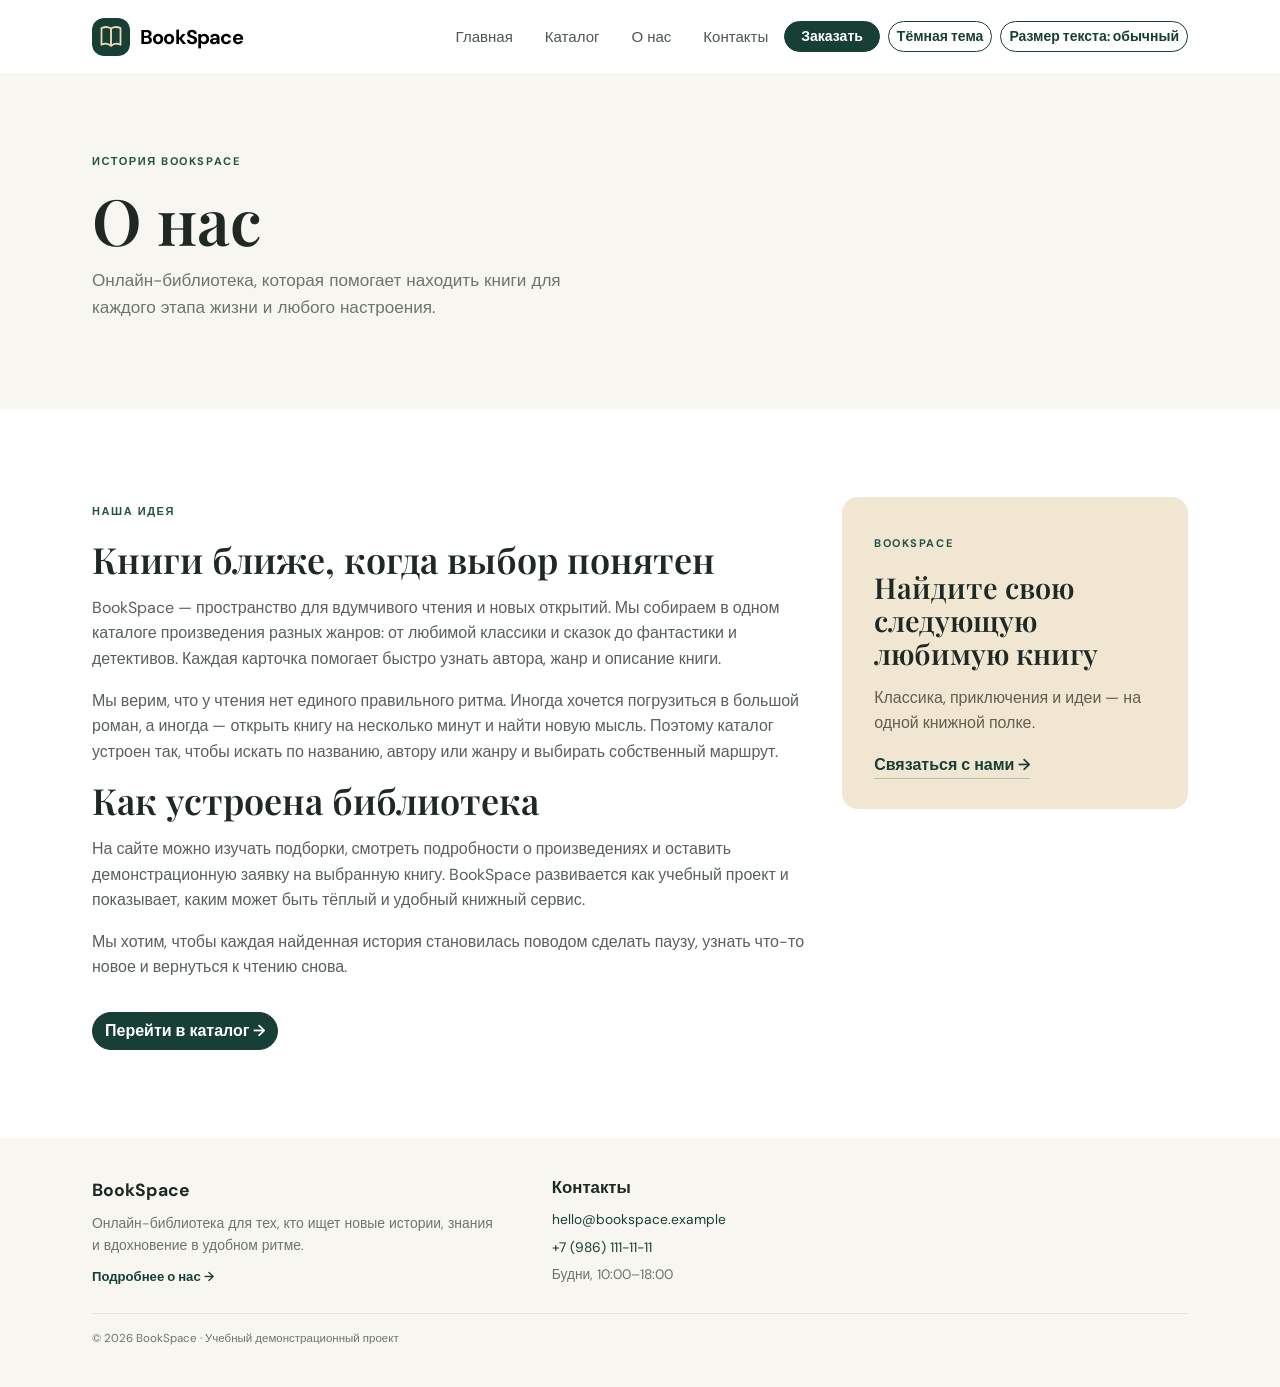
<file: about.html>
<!doctype html><html lang="ru"><head><meta charset="utf-8"><meta name="viewport" content="width=device-width, initial-scale=1"><meta name="theme-color" content="#f7f6f1"><title>О нас — BookSpace</title><link rel="icon" href="images/bookspace-mark.svg" type="image/svg+xml"><link href="https://cdn.jsdelivr.net/npm/bootstrap@5.3.3/dist/css/bootstrap.min.css" rel="stylesheet"><link rel="stylesheet" href="css/style.css"><link rel="stylesheet" href="css/responsive.css"></head><body><nav class="navbar navbar-expand-lg site-nav"><div class="container"><a class="navbar-brand" href="index.html"><img src="images/bookspace-mark.svg" alt="" width="38" height="38"> <span>BookSpace</span></a><button class="navbar-toggler" type="button" data-bs-toggle="collapse" data-bs-target="#mainNav" aria-controls="mainNav" aria-expanded="false" aria-label="Открыть меню"><span class="navbar-toggler-icon"></span></button><div class="collapse navbar-collapse" id="mainNav"><ul class="navbar-nav ms-auto align-items-lg-center"><li class="nav-item"><a class="nav-link" href="index.html">Главная</a></li><li class="nav-item"><a class="nav-link" href="catalog.html">Каталог</a></li><li class="nav-item"><a class="nav-link" href="about.html">О нас</a></li><li class="nav-item"><a class="nav-link" href="contacts.html">Контакты</a></li><li class="nav-item"><a class="btn btn-dark-green btn-sm px-3" href="order.html">Заказать</a></li><li class="nav-item ms-lg-2"><button class="btn btn-outline-dark-green btn-sm" type="button" data-theme-toggle aria-label="Переключить тему">Тёмная тема</button></li><li class="nav-item ms-lg-2"><button class="btn btn-outline-dark-green btn-sm" type="button" data-font-toggle aria-label="Увеличить размер текста">Размер текста: обычный</button></li></ul></div></div></nav><main><section class="page-hero"><div class="container"><span class="eyebrow">ИСТОРИЯ BOOKSPACE</span><h1>О нас</h1><p>Онлайн-библиотека, которая помогает находить книги для каждого этапа жизни и любого настроения.</p></div></section><section class="section-pad"><div class="container about-content"><div><span class="eyebrow">НАША ИДЕЯ</span><h2>Книги ближе, когда выбор понятен</h2><p>BookSpace — пространство для вдумчивого чтения и новых открытий. Мы собираем в одном каталоге произведения разных жанров: от любимой классики и сказок до фантастики и детективов. Каждая карточка помогает быстро узнать автора, жанр и описание книги.</p><p>Мы верим, что у чтения нет единого правильного ритма. Иногда хочется погрузиться в большой роман, а иногда — открыть книгу на несколько минут и найти новую мысль. Поэтому каталог устроен так, чтобы искать по названию, автору или жанру и выбирать собственный маршрут.</p><h2>Как устроена библиотека</h2><p>На сайте можно изучать подборки, смотреть подробности о произведениях и оставить демонстрационную заявку на выбранную книгу. BookSpace развивается как учебный проект и показывает, каким может быть тёплый и удобный книжный сервис.</p><p>Мы хотим, чтобы каждая найденная история становилась поводом сделать паузу, узнать что-то новое и вернуться к чтению снова.</p><a class="btn btn-dark-green mt-3" href="catalog.html">Перейти в каталог →</a></div><aside class="about-card"><span class="eyebrow">BOOKSPACE</span><h2>Найдите свою следующую любимую книгу</h2><p>Классика, приключения и идеи — на одной книжной полке.</p><a class="text-link" href="contacts.html">Связаться с нами →</a></aside></div></section></main><footer class="site-footer"><div class="container footer-grid"><div class="footer-about"><a class="footer-brand" href="index.html">BookSpace</a><p>Онлайн-библиотека для тех, кто ищет новые истории, знания и вдохновение в удобном ритме.</p><a class="footer-about-link" href="about.html">Подробнее о нас →</a></div><div class="footer-contact"><h2>Контакты</h2><a href="mailto:hello@bookspace.example">hello@bookspace.example</a><a href="tel:+79861111111">+7 (986) 111-11-11</a><span>Будни, 10:00–18:00</span></div><small class="footer-copy">© 2026 BookSpace · Учебный демонстрационный проект</small></div></footer><script src="https://cdn.jsdelivr.net/npm/bootstrap@5.3.3/dist/js/bootstrap.bundle.min.js"></script><script src="js/script.js"></script></body></html>
</file>
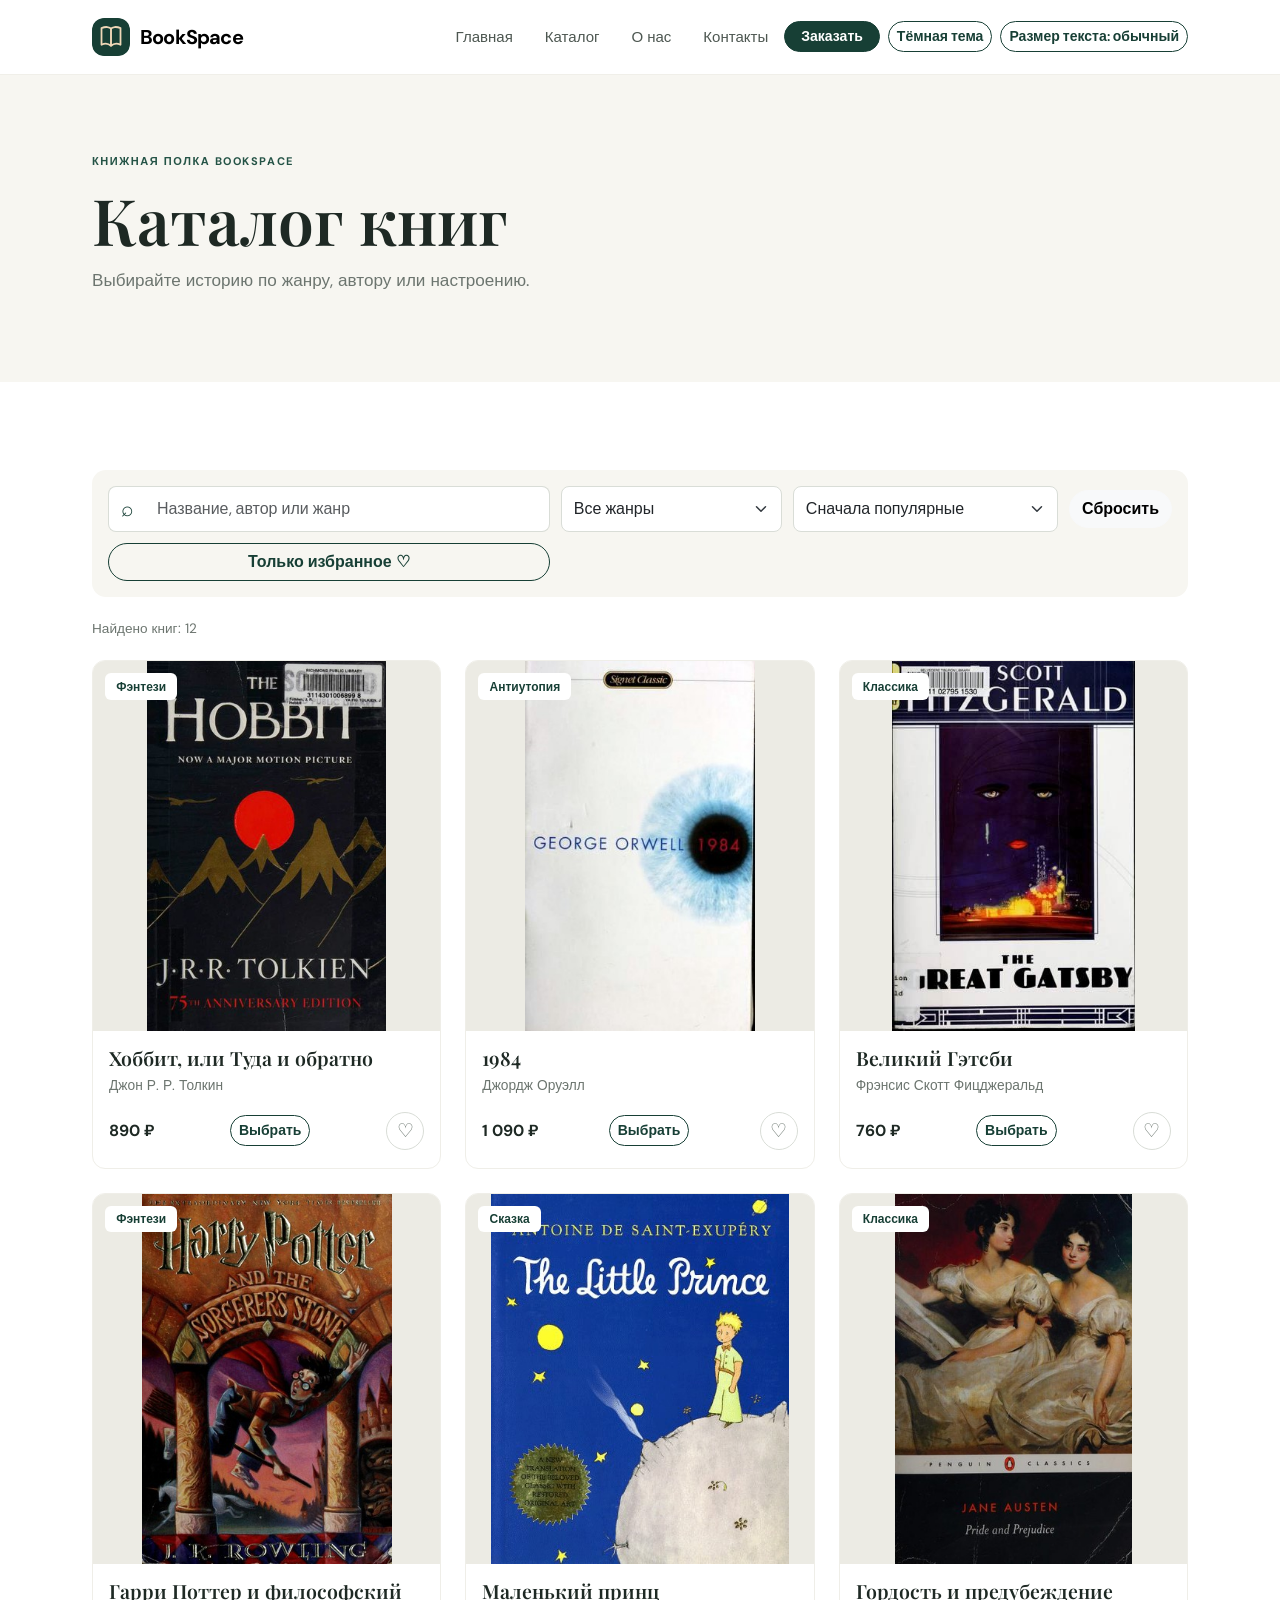
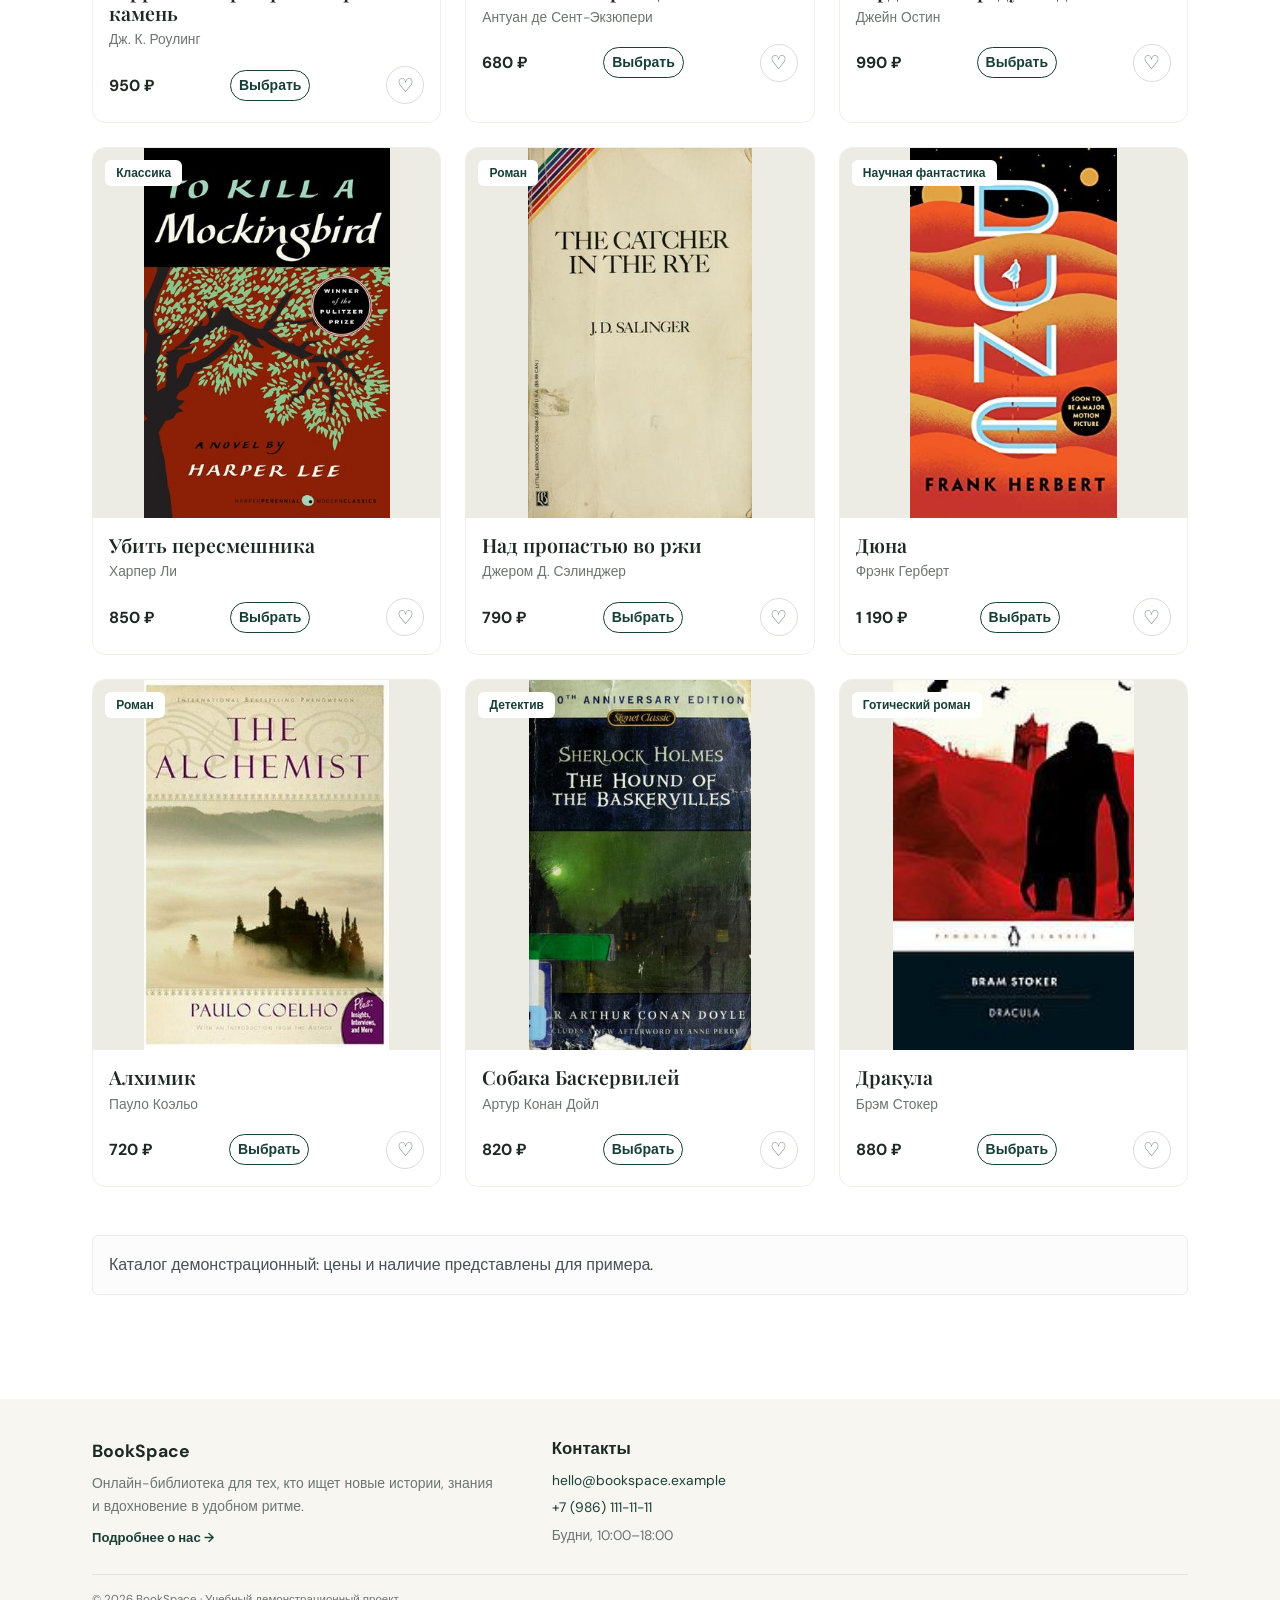
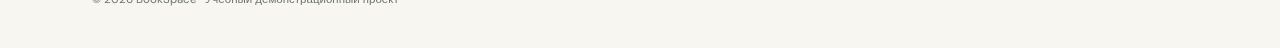
<file: catalog.html>
<!doctype html><html lang="ru"><head><meta charset="utf-8"><meta name="viewport" content="width=device-width, initial-scale=1"><meta name="theme-color" content="#f7f6f1"><title>Каталог — BookSpace</title><link rel="icon" href="images/bookspace-mark.svg" type="image/svg+xml"><link href="https://cdn.jsdelivr.net/npm/bootstrap@5.3.3/dist/css/bootstrap.min.css" rel="stylesheet"><link rel="stylesheet" href="css/style.css"><link rel="stylesheet" href="css/responsive.css"></head><body><nav class="navbar navbar-expand-lg site-nav"><div class="container"><a class="navbar-brand" href="index.html"><img src="images/bookspace-mark.svg" alt="" width="38" height="38"> <span>BookSpace</span></a><button class="navbar-toggler" type="button" data-bs-toggle="collapse" data-bs-target="#mainNav" aria-controls="mainNav" aria-expanded="false" aria-label="Открыть меню"><span class="navbar-toggler-icon"></span></button><div class="collapse navbar-collapse" id="mainNav"><ul class="navbar-nav ms-auto align-items-lg-center"><li class="nav-item"><a class="nav-link" href="index.html">Главная</a></li><li class="nav-item"><a class="nav-link" href="catalog.html">Каталог</a></li><li class="nav-item"><a class="nav-link" href="about.html">О нас</a></li><li class="nav-item"><a class="nav-link" href="contacts.html">Контакты</a></li><li class="nav-item"><a class="btn btn-dark-green btn-sm px-3" href="order.html">Заказать</a></li><li class="nav-item ms-lg-2"><button class="btn btn-outline-dark-green btn-sm" type="button" data-theme-toggle aria-label="Переключить тему">Тёмная тема</button></li><li class="nav-item ms-lg-2"><button class="btn btn-outline-dark-green btn-sm" type="button" data-font-toggle aria-label="Увеличить размер текста">Размер текста: обычный</button></li></ul></div></div></nav><main><section class="page-hero"><div class="container"><span class="eyebrow">КНИЖНАЯ ПОЛКА BOOKSPACE</span><h1>Каталог книг</h1><p>Выбирайте историю по жанру, автору или настроению.</p></div></section><section class="section-pad"><div class="container"><div class="filter-panel"><div class="input-group search-group"><span class="input-group-text" aria-hidden="true">⌕</span><label class="visually-hidden" for="bookSearch">Поиск по названию, автору или жанру</label><input id="bookSearch" class="form-control" type="search" placeholder="Название, автор или жанр"></div><div><label class="visually-hidden" for="genreFilter">Фильтр по жанру</label><select class="form-select" id="genreFilter"><option value="">Все жанры</option><option>Фэнтези</option><option>Антиутопия</option><option>Классика</option><option>Сказка</option><option>Роман</option><option>Научная фантастика</option><option>Детектив</option><option>Готический роман</option></select></div><div><label class="visually-hidden" for="sortBooks">Сортировка книг</label><select class="form-select" id="sortBooks"><option value="popular">Сначала популярные</option><option value="price-asc">Сначала дешевле</option><option value="title">По названию</option><option value="author">По автору</option></select></div><button class="btn btn-light" id="resetFilters" type="button">Сбросить</button><button class="btn btn-outline-dark-green" id="favoritesOnly" type="button" aria-pressed="false">Только избранное ♡</button></div><p class="results-count" id="resultsCount" aria-live="polite"></p><div class="row g-4" data-catalog></div><div class="alert alert-light mt-5" role="note">Каталог демонстрационный: цены и наличие представлены для примера.</div></div></section></main><footer class="site-footer"><div class="container footer-grid"><div class="footer-about"><a class="footer-brand" href="index.html">BookSpace</a><p>Онлайн-библиотека для тех, кто ищет новые истории, знания и вдохновение в удобном ритме.</p><a class="footer-about-link" href="about.html">Подробнее о нас →</a></div><div class="footer-contact"><h2>Контакты</h2><a href="mailto:hello@bookspace.example">hello@bookspace.example</a><a href="tel:+79861111111">+7 (986) 111-11-11</a><span>Будни, 10:00–18:00</span></div><small class="footer-copy">© 2026 BookSpace · Учебный демонстрационный проект</small></div></footer><script src="https://cdn.jsdelivr.net/npm/bootstrap@5.3.3/dist/js/bootstrap.bundle.min.js"></script><script src="js/script.js"></script></body></html>
</file>
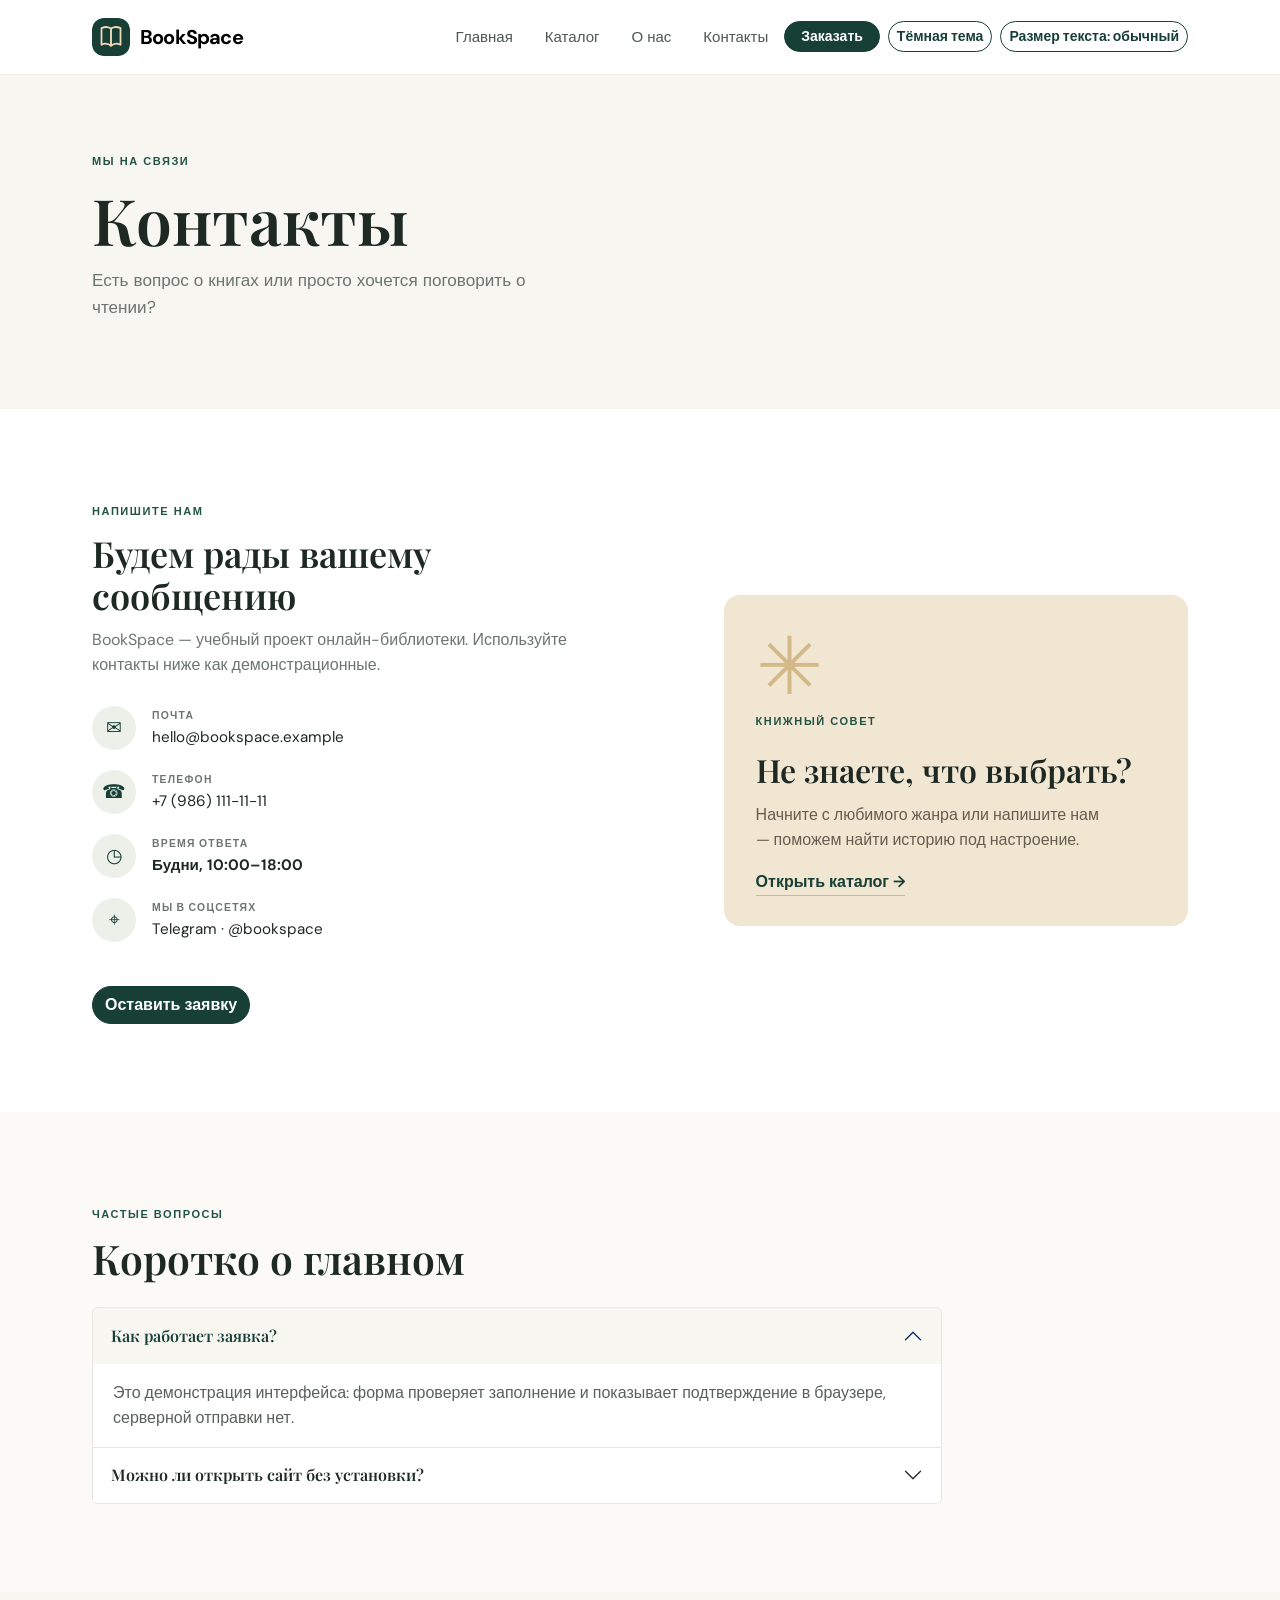
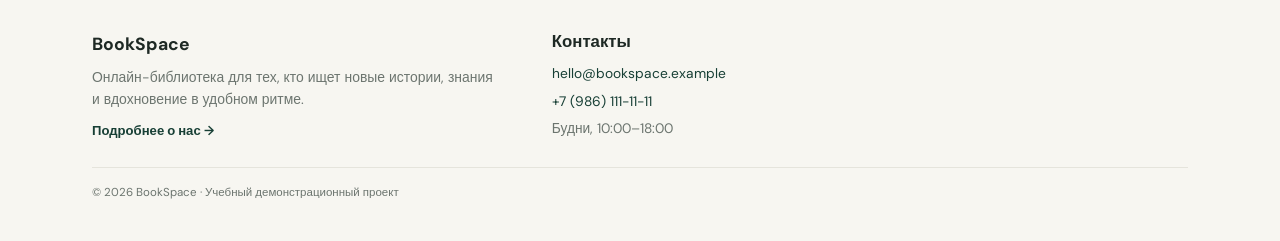
<file: contacts.html>
<!doctype html><html lang="ru"><head><meta charset="utf-8"><meta name="viewport" content="width=device-width, initial-scale=1"><meta name="theme-color" content="#f7f6f1"><title>Контакты — BookSpace</title><link rel="icon" href="images/bookspace-mark.svg" type="image/svg+xml"><link href="https://cdn.jsdelivr.net/npm/bootstrap@5.3.3/dist/css/bootstrap.min.css" rel="stylesheet"><link rel="stylesheet" href="css/style.css"><link rel="stylesheet" href="css/responsive.css"></head><body><nav class="navbar navbar-expand-lg site-nav"><div class="container"><a class="navbar-brand" href="index.html"><img src="images/bookspace-mark.svg" alt="" width="38" height="38"> <span>BookSpace</span></a><button class="navbar-toggler" type="button" data-bs-toggle="collapse" data-bs-target="#mainNav" aria-controls="mainNav" aria-expanded="false" aria-label="Открыть меню"><span class="navbar-toggler-icon"></span></button><div class="collapse navbar-collapse" id="mainNav"><ul class="navbar-nav ms-auto align-items-lg-center"><li class="nav-item"><a class="nav-link" href="index.html">Главная</a></li><li class="nav-item"><a class="nav-link" href="catalog.html">Каталог</a></li><li class="nav-item"><a class="nav-link" href="about.html">О нас</a></li><li class="nav-item"><a class="nav-link" href="contacts.html">Контакты</a></li><li class="nav-item"><a class="btn btn-dark-green btn-sm px-3" href="order.html">Заказать</a></li><li class="nav-item ms-lg-2"><button class="btn btn-outline-dark-green btn-sm" type="button" data-theme-toggle aria-label="Переключить тему">Тёмная тема</button></li><li class="nav-item ms-lg-2"><button class="btn btn-outline-dark-green btn-sm" type="button" data-font-toggle aria-label="Увеличить размер текста">Размер текста: обычный</button></li></ul></div></div></nav><main><section class="page-hero"><div class="container"><span class="eyebrow">МЫ НА СВЯЗИ</span><h1>Контакты</h1><p>Есть вопрос о книгах или просто хочется поговорить о чтении?</p></div></section><section class="section-pad"><div class="container contact-layout"><div><span class="eyebrow">НАПИШИТЕ НАМ</span><h2>Будем рады вашему сообщению</h2><p class="contact-intro">BookSpace — учебный проект онлайн-библиотеки. Используйте контакты ниже как демонстрационные.</p><div class="contact-row"><span class="contact-icon">✉</span><div><small>ПОЧТА</small><a href="mailto:hello@bookspace.example">hello@bookspace.example</a></div></div><div class="contact-row"><span class="contact-icon">☎</span><div><small>ТЕЛЕФОН</small><a href="tel:+79861111111">+7 (986) 111-11-11</a></div></div><div class="contact-row"><span class="contact-icon">◷</span><div><small>ВРЕМЯ ОТВЕТА</small><strong>Будни, 10:00–18:00</strong></div></div><div class="contact-row"><span class="contact-icon">⌖</span><div><small>МЫ В СОЦСЕТЯХ</small><a href="https://t.me/" target="_blank" rel="noopener noreferrer">Telegram · @bookspace</a></div></div><a class="btn btn-dark-green mt-4" href="order.html">Оставить заявку</a></div><div class="contact-card"><div class="contact-card-pattern">✳</div><span class="eyebrow">КНИЖНЫЙ СОВЕТ</span><h3>Не знаете, что выбрать?</h3><p>Начните с любимого жанра или напишите нам — поможем найти историю под настроение.</p><a href="catalog.html" class="text-link">Открыть каталог →</a></div></div></section><section class="section-pad faq-section"><div class="container"><div class="section-heading"><div><span class="eyebrow">ЧАСТЫЕ ВОПРОСЫ</span><h2>Коротко о главном</h2></div></div><div class="accordion" id="faq"><div class="accordion-item"><h3 class="accordion-header"><button class="accordion-button" data-bs-toggle="collapse" data-bs-target="#faq1" aria-expanded="true">Как работает заявка?</button></h3><div id="faq1" class="accordion-collapse collapse show" data-bs-parent="#faq"><div class="accordion-body">Это демонстрация интерфейса: форма проверяет заполнение и показывает подтверждение в браузере, серверной отправки нет.</div></div></div><div class="accordion-item"><h3 class="accordion-header"><button class="accordion-button collapsed" data-bs-toggle="collapse" data-bs-target="#faq2" aria-expanded="false">Можно ли открыть сайт без установки?</button></h3><div id="faq2" class="accordion-collapse collapse" data-bs-parent="#faq"><div class="accordion-body">Да. Откройте файл index.html двойным щелчком. Для загрузки Bootstrap с CDN нужно подключение к интернету.</div></div></div></div></div></section></main><footer class="site-footer"><div class="container footer-grid"><div class="footer-about"><a class="footer-brand" href="index.html">BookSpace</a><p>Онлайн-библиотека для тех, кто ищет новые истории, знания и вдохновение в удобном ритме.</p><a class="footer-about-link" href="about.html">Подробнее о нас →</a></div><div class="footer-contact"><h2>Контакты</h2><a href="mailto:hello@bookspace.example">hello@bookspace.example</a><a href="tel:+79861111111">+7 (986) 111-11-11</a><span>Будни, 10:00–18:00</span></div><small class="footer-copy">© 2026 BookSpace · Учебный демонстрационный проект</small></div></footer><script src="https://cdn.jsdelivr.net/npm/bootstrap@5.3.3/dist/js/bootstrap.bundle.min.js"></script><script src="js/script.js"></script></body></html>
</file>
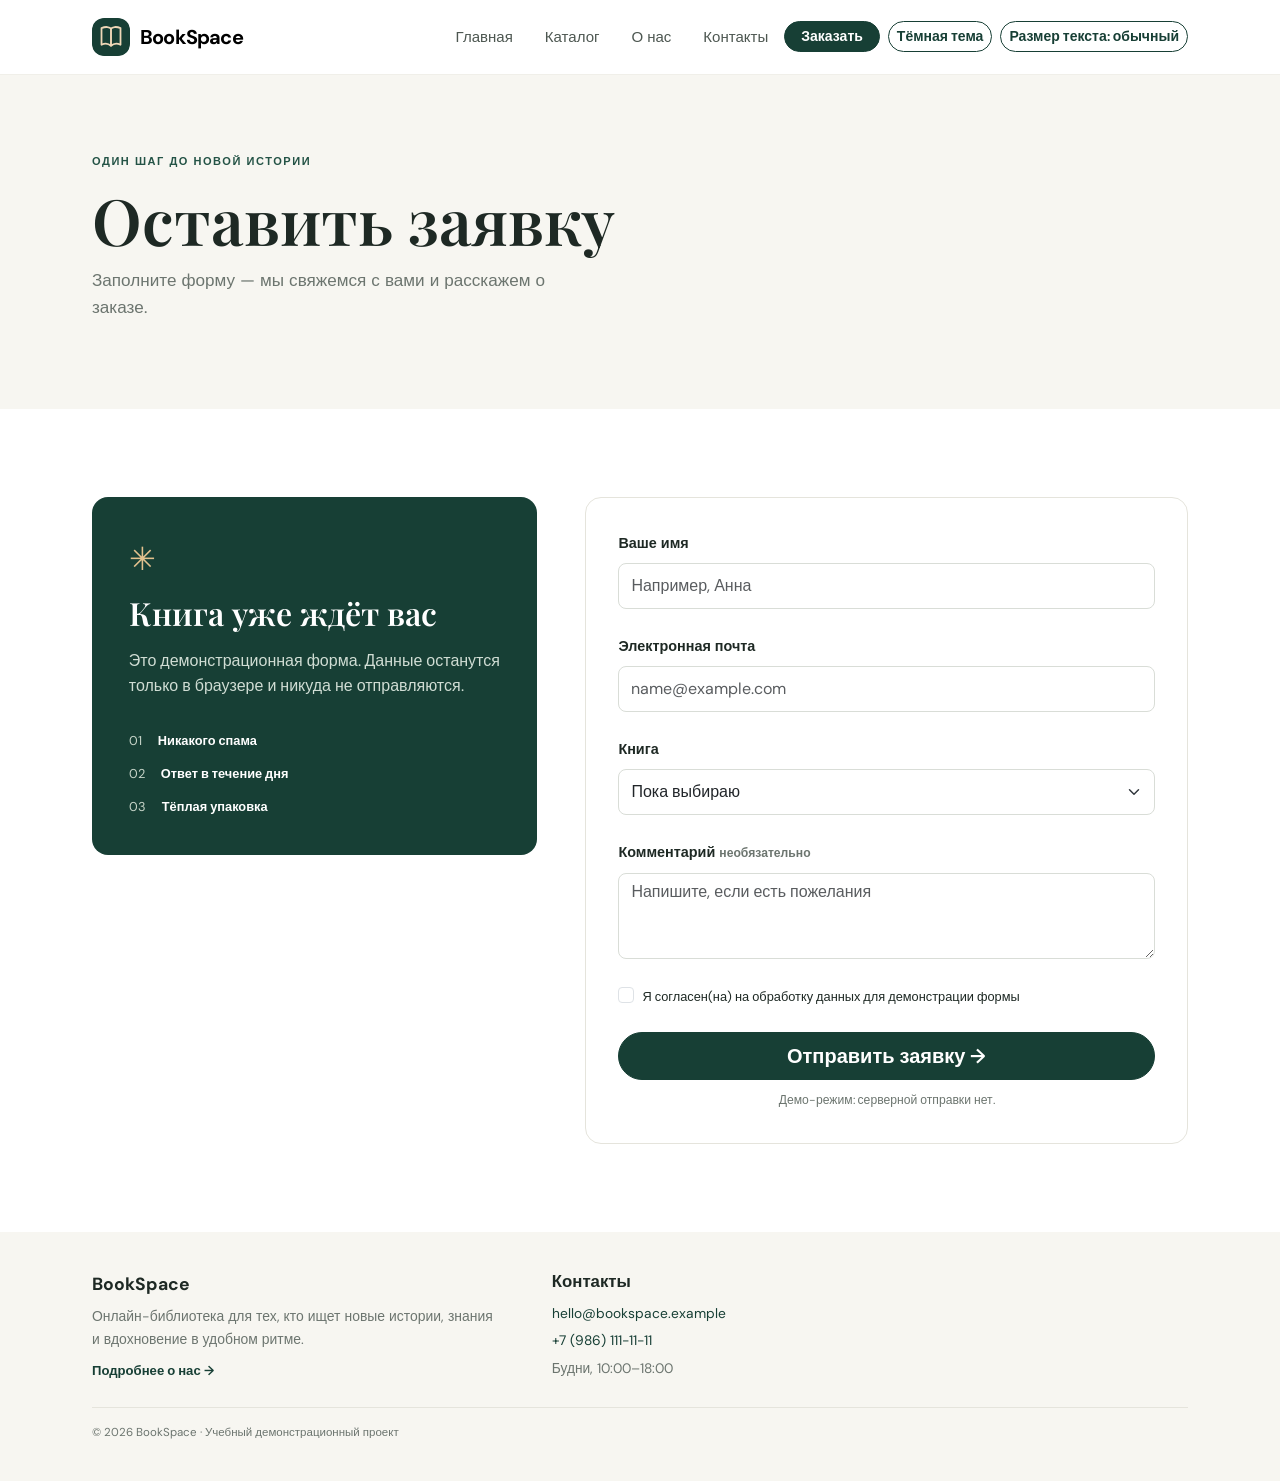
<file: order.html>
<!doctype html><html lang="ru"><head><meta charset="utf-8"><meta name="viewport" content="width=device-width, initial-scale=1"><meta name="theme-color" content="#f7f6f1"><title>Заявка — BookSpace</title><link rel="icon" href="images/bookspace-mark.svg" type="image/svg+xml"><link href="https://cdn.jsdelivr.net/npm/bootstrap@5.3.3/dist/css/bootstrap.min.css" rel="stylesheet"><link rel="stylesheet" href="css/style.css"><link rel="stylesheet" href="css/responsive.css"></head><body><nav class="navbar navbar-expand-lg site-nav"><div class="container"><a class="navbar-brand" href="index.html"><img src="images/bookspace-mark.svg" alt="" width="38" height="38"> <span>BookSpace</span></a><button class="navbar-toggler" type="button" data-bs-toggle="collapse" data-bs-target="#mainNav" aria-controls="mainNav" aria-expanded="false" aria-label="Открыть меню"><span class="navbar-toggler-icon"></span></button><div class="collapse navbar-collapse" id="mainNav"><ul class="navbar-nav ms-auto align-items-lg-center"><li class="nav-item"><a class="nav-link" href="index.html">Главная</a></li><li class="nav-item"><a class="nav-link" href="catalog.html">Каталог</a></li><li class="nav-item"><a class="nav-link" href="about.html">О нас</a></li><li class="nav-item"><a class="nav-link" href="contacts.html">Контакты</a></li><li class="nav-item"><a class="btn btn-dark-green btn-sm px-3" href="order.html">Заказать</a></li><li class="nav-item ms-lg-2"><button class="btn btn-outline-dark-green btn-sm" type="button" data-theme-toggle aria-label="Переключить тему">Тёмная тема</button></li><li class="nav-item ms-lg-2"><button class="btn btn-outline-dark-green btn-sm" type="button" data-font-toggle aria-label="Увеличить размер текста">Размер текста: обычный</button></li></ul></div></div></nav><main><section class="page-hero"><div class="container"><span class="eyebrow">ОДИН ШАГ ДО НОВОЙ ИСТОРИИ</span><h1>Оставить заявку</h1><p>Заполните форму — мы свяжемся с вами и расскажем о заказе.</p></div></section><section class="section-pad"><div class="container order-layout"><div class="order-aside"><div class="aside-mark">✳</div><h2>Книга уже ждёт вас</h2><p>Это демонстрационная форма. Данные останутся только в браузере и никуда не отправляются.</p><div class="order-perks"><span>01 <b>Никакого спама</b></span><span>02 <b>Ответ в течение дня</b></span><span>03 <b>Тёплая упаковка</b></span></div></div><form class="order-form" id="orderForm" novalidate><div class="mb-4"><label class="form-label" for="fullName">Ваше имя</label><input class="form-control" id="fullName" name="name" type="text" autocomplete="name" minlength="2" required placeholder="Например, Анна"><div class="invalid-feedback">Введите имя (не менее 2 символов).</div></div><div class="mb-4"><label class="form-label" for="email">Электронная почта</label><input class="form-control" id="email" name="email" type="email" autocomplete="email" required placeholder="name@example.com"><div class="invalid-feedback">Укажите корректный адрес электронной почты.</div></div><div class="mb-4"><label class="form-label" for="bookChoice">Книга</label><select class="form-select" id="bookChoice" name="book"><option value="">Загрузка каталога…</option></select></div><div class="mb-4"><label class="form-label" for="comment">Комментарий <span class="optional">необязательно</span></label><textarea class="form-control" id="comment" name="comment" rows="3" placeholder="Напишите, если есть пожелания"></textarea></div><div class="form-check mb-4"><input class="form-check-input" type="checkbox" value="yes" id="privacy" required><label class="form-check-label" for="privacy">Я согласен(на) на обработку данных для демонстрации формы</label><div class="invalid-feedback">Для продолжения отметьте согласие.</div></div><button class="btn btn-dark-green btn-lg w-100" type="submit">Отправить заявку <span aria-hidden="true">→</span></button><p class="form-footnote">Демо-режим: серверной отправки нет.</p></form></div></section><div class="modal fade" id="successModal" tabindex="-1" aria-labelledby="successTitle" aria-hidden="true"><div class="modal-dialog modal-dialog-centered"><div class="modal-content success-modal"><button type="button" class="btn-close ms-auto" data-bs-dismiss="modal" aria-label="Закрыть"></button><div class="success-icon" aria-hidden="true">✓</div><h2 id="successTitle">Заявка готова!</h2><p>Спасибо. В демонстрационном режиме заявка на книгу «<span class="modal-book"></span>» показана только в этом окне.</p><button type="button" class="btn btn-dark-green" data-bs-dismiss="modal">Понятно</button></div></div></div></main><footer class="site-footer"><div class="container footer-grid"><div class="footer-about"><a class="footer-brand" href="index.html">BookSpace</a><p>Онлайн-библиотека для тех, кто ищет новые истории, знания и вдохновение в удобном ритме.</p><a class="footer-about-link" href="about.html">Подробнее о нас →</a></div><div class="footer-contact"><h2>Контакты</h2><a href="mailto:hello@bookspace.example">hello@bookspace.example</a><a href="tel:+79861111111">+7 (986) 111-11-11</a><span>Будни, 10:00–18:00</span></div><small class="footer-copy">© 2026 BookSpace · Учебный демонстрационный проект</small></div></footer><script src="https://cdn.jsdelivr.net/npm/bootstrap@5.3.3/dist/js/bootstrap.bundle.min.js"></script><script src="js/script.js"></script></body></html>
</file>
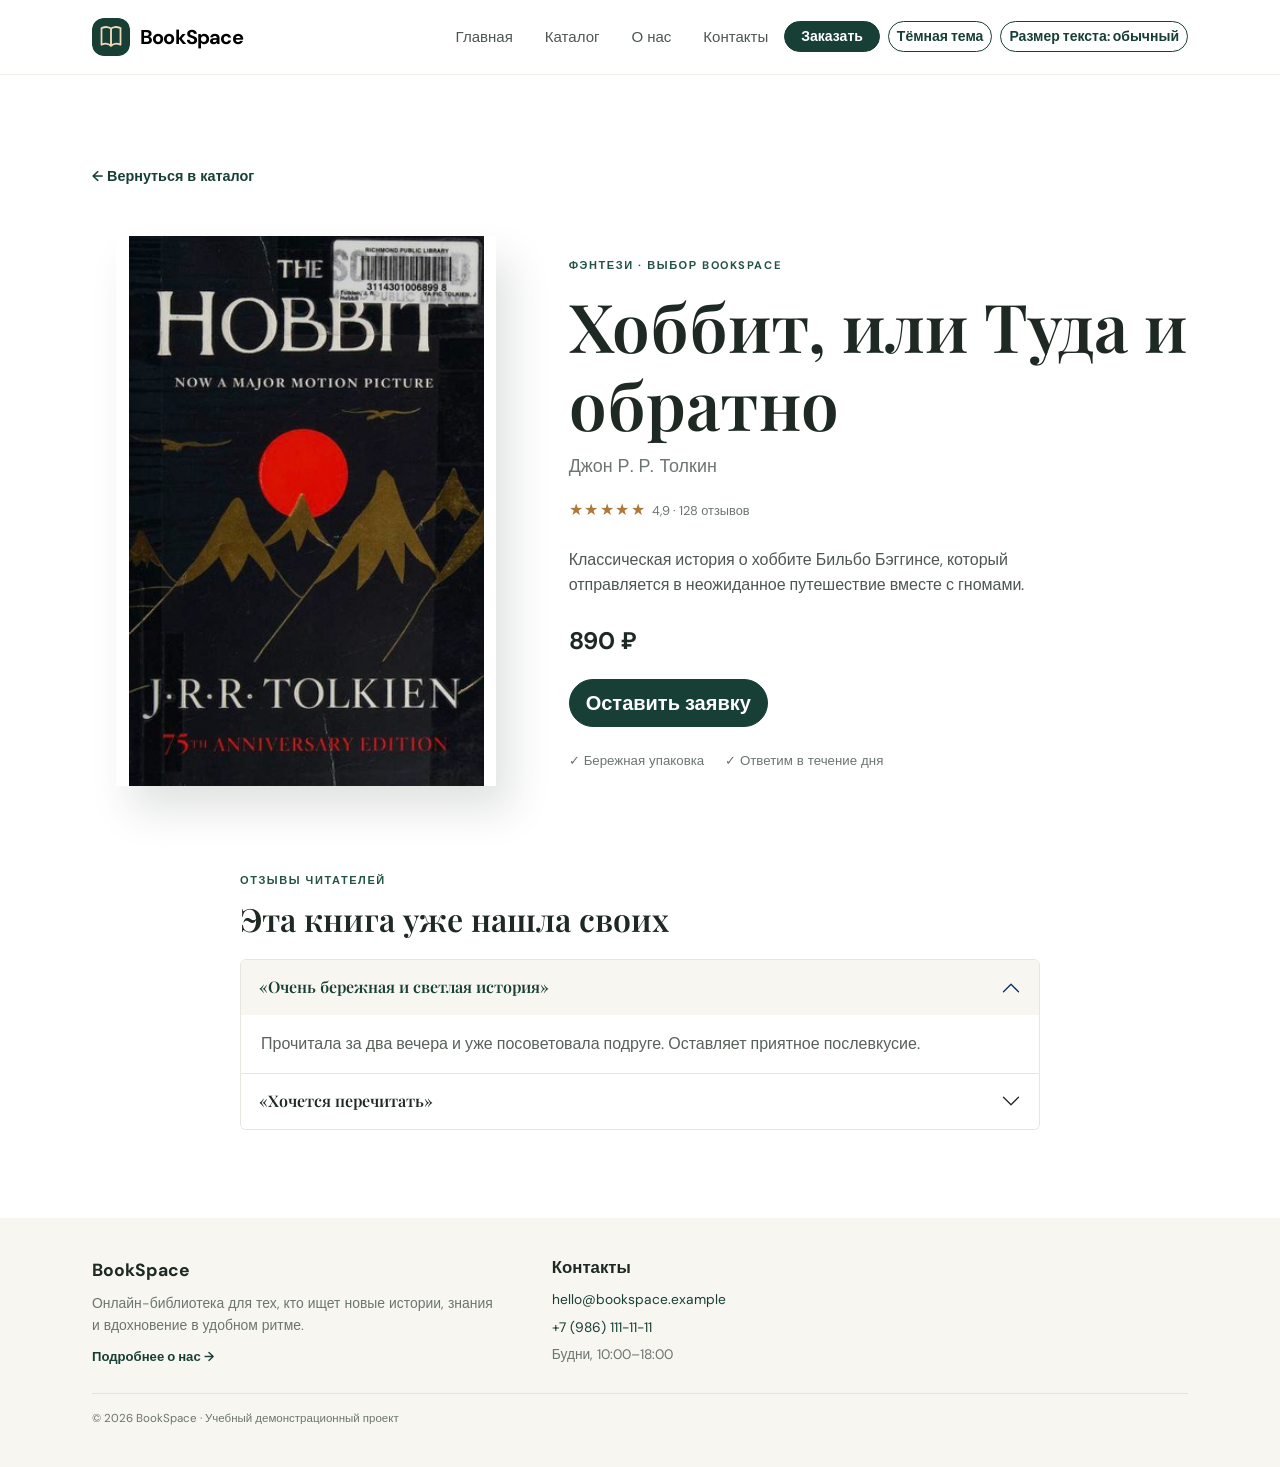
<file: product.html>
<!doctype html><html lang="ru"><head><meta charset="utf-8"><meta name="viewport" content="width=device-width, initial-scale=1"><meta name="theme-color" content="#f7f6f1"><title>О книге — BookSpace</title><link rel="icon" href="images/bookspace-mark.svg" type="image/svg+xml"><link href="https://cdn.jsdelivr.net/npm/bootstrap@5.3.3/dist/css/bootstrap.min.css" rel="stylesheet"><link rel="stylesheet" href="css/style.css"><link rel="stylesheet" href="css/responsive.css"></head><body><nav class="navbar navbar-expand-lg site-nav"><div class="container"><a class="navbar-brand" href="index.html"><img src="images/bookspace-mark.svg" alt="" width="38" height="38"> <span>BookSpace</span></a><button class="navbar-toggler" type="button" data-bs-toggle="collapse" data-bs-target="#mainNav" aria-controls="mainNav" aria-expanded="false" aria-label="Открыть меню"><span class="navbar-toggler-icon"></span></button><div class="collapse navbar-collapse" id="mainNav"><ul class="navbar-nav ms-auto align-items-lg-center"><li class="nav-item"><a class="nav-link" href="index.html">Главная</a></li><li class="nav-item"><a class="nav-link" href="catalog.html">Каталог</a></li><li class="nav-item"><a class="nav-link" href="about.html">О нас</a></li><li class="nav-item"><a class="nav-link" href="contacts.html">Контакты</a></li><li class="nav-item"><a class="btn btn-dark-green btn-sm px-3" href="order.html">Заказать</a></li><li class="nav-item ms-lg-2"><button class="btn btn-outline-dark-green btn-sm" type="button" data-theme-toggle aria-label="Переключить тему">Тёмная тема</button></li><li class="nav-item ms-lg-2"><button class="btn btn-outline-dark-green btn-sm" type="button" data-font-toggle aria-label="Увеличить размер текста">Размер текста: обычный</button></li></ul></div></div></nav><main><section class="section-pad detail-section"><div class="container"><a class="back-link" href="catalog.html">← Вернуться в каталог</a><div class="product-detail" data-product></div><section class="review-panel"><span class="eyebrow">ОТЗЫВЫ ЧИТАТЕЛЕЙ</span><h2>Эта книга уже нашла своих</h2><div class="accordion" id="reviewsAccordion"><div class="accordion-item"><h3 class="accordion-header"><button class="accordion-button" type="button" data-bs-toggle="collapse" data-bs-target="#reviewOne" aria-expanded="true" aria-controls="reviewOne">«Очень бережная и светлая история»</button></h3><div id="reviewOne" class="accordion-collapse collapse show" data-bs-parent="#reviewsAccordion"><div class="accordion-body">Прочитала за два вечера и уже посоветовала подруге. Оставляет приятное послевкусие.</div></div></div><div class="accordion-item"><h3 class="accordion-header"><button class="accordion-button collapsed" type="button" data-bs-toggle="collapse" data-bs-target="#reviewTwo" aria-expanded="false" aria-controls="reviewTwo">«Хочется перечитать»</button></h3><div id="reviewTwo" class="accordion-collapse collapse" data-bs-parent="#reviewsAccordion"><div class="accordion-body">Та самая книга, которую хочется держать рядом и открывать на случайной странице.</div></div></div></div></section></div></section></main><footer class="site-footer"><div class="container footer-grid"><div class="footer-about"><a class="footer-brand" href="index.html">BookSpace</a><p>Онлайн-библиотека для тех, кто ищет новые истории, знания и вдохновение в удобном ритме.</p><a class="footer-about-link" href="about.html">Подробнее о нас →</a></div><div class="footer-contact"><h2>Контакты</h2><a href="mailto:hello@bookspace.example">hello@bookspace.example</a><a href="tel:+79861111111">+7 (986) 111-11-11</a><span>Будни, 10:00–18:00</span></div><small class="footer-copy">© 2026 BookSpace · Учебный демонстрационный проект</small></div></footer><script src="https://cdn.jsdelivr.net/npm/bootstrap@5.3.3/dist/js/bootstrap.bundle.min.js"></script><script src="js/script.js"></script></body></html>
</file>
<file: css/style.css>
@import url('https://fonts.googleapis.com/css2?family=DM+Sans:wght@400;500;600;700&family=Playfair+Display:ital,wght@0,500;0,600;0,700;1,500;1,600&display=swap');
:root{--ink:#1e2924;--green:#173f35;--green2:#245346;--cream:#f7f6f1;--muted:#6c756f;--sand:#e8ddc8;--line:#e5e4dc}*{box-sizing:border-box}html{scroll-behavior:smooth}body{font-family:'DM Sans',Arial,sans-serif;color:var(--ink);background:#fff;font-size:16px;line-height:1.6}h1,h2,h3,.serif{font-family:'Playfair Display',Georgia,serif;font-weight:600;line-height:1.15}a{color:inherit}.site-nav{background:rgba(255,255,255,.96);border-bottom:1px solid #f0efe9;padding:.8rem 0}.navbar-brand{display:flex;align-items:center;gap:10px;font-weight:700;letter-spacing:-.04em;font-size:1.25rem}.navbar-brand img{border-radius:12px}.nav-link{font-size:.94rem;color:#4d5751;padding:.6rem 1rem!important}.nav-link:hover,.nav-link:focus{color:var(--green);text-decoration:underline;text-underline-offset:5px}.navbar-toggler{border-color:#ccd3ce}.btn{border-radius:999px;font-weight:600}.btn-dark-green{background:var(--green);color:white;border-color:var(--green)}.btn-dark-green:hover,.btn-dark-green:focus{background:#0e2e26;color:white;border-color:#0e2e26}.btn-outline-dark-green{border:1px solid var(--green);color:var(--green)}.btn-outline-dark-green:hover,.btn-outline-dark-green:focus{background:var(--green);color:white}.hero-section{overflow:hidden;background:var(--cream);padding:3.5rem 0 4.5rem}.hero-grid{display:grid;grid-template-columns:1fr;align-items:center;gap:2.5rem}.hero-copy{max-width:610px}.eyebrow{display:inline-block;color:var(--green2);letter-spacing:.14em;font-size:.69rem;font-weight:700}.hero-copy h1{font-size:clamp(2.7rem,8vw,5rem);margin:1.1rem 0}.hero-copy h1 em{color:#6d8a72;font-weight:500}.hero-copy>p,.page-hero p{font-size:1.07rem;color:var(--muted);max-width:470px}.hero-actions{display:flex;align-items:center;flex-wrap:wrap;gap:1.1rem;margin-top:1.7rem}.text-link{font-weight:600;text-decoration:none;color:var(--green);border-bottom:1px solid #afc0b2;padding-bottom:3px}.text-link:hover{text-decoration:none;color:#0a2b22}.hero-note{display:flex;align-items:center;gap:.7rem;margin-top:2.1rem;font-size:.82rem;color:var(--muted)}.hero-note strong{color:var(--ink)}.avatar-stack{letter-spacing:-.3rem;color:var(--green);background:#e6e8dd;padding:.35rem .55rem;border-radius:2rem}.hero-art{height:355px;position:relative;display:flex;align-items:center;justify-content:center}.hero-book{height:290px;width:210px;object-fit:contain;z-index:2;transform:rotate(5deg);box-shadow:15px 25px 38px #273a2c33;border-radius:3px}.art-orbit{position:absolute;border:1px solid #bfcab8;border-radius:50%;width:300px;height:300px}.orbit-two{width:350px;height:240px;transform:rotate(-35deg);border-color:#d3c6ad}.floating-note{position:absolute;z-index:3;right:0;bottom:32px;display:flex;gap:.6rem;align-items:center;padding:.8rem 1rem;background:white;border-radius:12px;box-shadow:0 12px 32px #2334271c}.floating-note>span{font-size:1.4rem;color:#a87442}.floating-note b,.floating-note small{display:block}.floating-note b{font-size:.75rem}.floating-note small{color:var(--muted);font-size:.66rem}.art-stamp{position:absolute;top:8px;left:0;background:#e9d5b4;color:#65502f;border-radius:50%;height:75px;width:75px;display:grid;place-content:center;text-align:center;font-size:.6rem;font-weight:700;line-height:1.3;transform:rotate(-13deg);z-index:3}.section-pad{padding:4rem 0}.section-heading{display:flex;justify-content:space-between;align-items:end;gap:1rem;margin-bottom:1.6rem}.section-heading h2{font-size:clamp(1.8rem,5vw,2.55rem);margin:.55rem 0 0}.mood-card{display:block;min-height:195px;padding:1.4rem;border-radius:16px;text-decoration:none;position:relative;overflow:hidden;transition:transform .2s}.mood-card:hover{transform:translateY(-4px)}.mood-card>span:first-child{font-size:.65rem;letter-spacing:.11em;font-weight:700;opacity:.76}.mood-card h3{font-size:1.7rem;max-width:210px;margin-top:2.3rem}.mood-sage{background:#e2e9dd;color:#263e31}.mood-sand{background:#f1e6d2;color:#57472f}.mood-rose{background:#f0dfd8;color:#643f35}.mood-arrow{position:absolute;right:1.5rem;bottom:1.3rem;font-size:1.3rem}.featured-section{background:#fbfaf7}.book-card{background:white;border:1px solid #efeee8;border-radius:13px;overflow:hidden;transition:box-shadow .2s,transform .2s}.book-card:hover{transform:translateY(-3px);box-shadow:0 14px 30px #18291f14}.book-cover-link{display:block;position:relative;background:#ecebe4;overflow:hidden}.book-cover{width:100%;height:260px;object-fit:contain;background:#ecebe4;display:block;transition:transform .3s}.book-card:hover .book-cover{transform:scale(1.025)}.book-badge{position:absolute;left:12px;top:12px;background:#fff;color:var(--green);padding:.45rem .7rem}.book-info{padding:1rem 1rem 1.1rem}.book-info h3{font-size:1.22rem;margin:0 0 .25rem}.book-info h3 a{text-decoration:none}.book-info p{font-size:.86rem;color:var(--muted);margin:0}.book-bottom{display:flex;justify-content:space-between;align-items:center;margin-top:1rem}.book-price{font-weight:700}.quote-band{background:var(--green);color:white;text-align:center;padding:3.4rem 1rem}.quote-band>div>span{font-family:Georgia,serif;font-size:4rem;line-height:.8;color:#b9c7ae}.quote-band p{font:italic 1.5rem 'Playfair Display',Georgia,serif;max-width:660px;margin:.5rem auto 1rem}.quote-band small{letter-spacing:.15em;font-size:.65rem;color:#c3d0c3}.site-footer{background:#f7f6f1;padding:2.2rem 0}.footer-inner{display:flex;flex-wrap:wrap;justify-content:space-between;align-items:center;gap:.6rem 1rem}.footer-brand{text-decoration:none;font-weight:700;font-size:1.1rem}.footer-inner p{margin:0;color:var(--muted);font-size:.83rem}.footer-inner>span{font-size:.72rem;color:var(--muted)}.page-hero{background:var(--cream);padding:3.5rem 0}.page-hero h1{font-size:clamp(2.7rem,7vw,4rem);margin:.65rem 0}.filter-panel{display:grid;gap:.7rem;padding:1rem;background:#f7f6f1;border-radius:14px}.form-control,.form-select,.input-group-text{border-color:#d9ddd7;min-height:46px;border-radius:8px}.form-control:focus,.form-select:focus,.form-check-input:focus{border-color:#668576;box-shadow:0 0 0 .2rem #24534624}.input-group-text{background:white;color:var(--green);font-size:1.3rem}.search-group .form-control{border-left:0}.search-group .input-group-text{border-right:0}.results-count{font-size:.85rem;color:var(--muted);margin:1.3rem 0}.empty-state{width:100%;text-align:center;padding:3rem;color:var(--muted)}.empty-state span{font-size:2rem}.empty-state h3{color:var(--ink)}.detail-section{padding-top:2rem}.back-link{text-decoration:none;color:var(--green);font-size:.9rem;font-weight:600}.product-detail{padding:2rem 0 4rem}.detail-cover{width:min(100%,380px);max-height:550px;object-fit:contain;display:block;margin:auto;box-shadow:15px 24px 38px #1f302222}.product-detail h1{font-size:clamp(2.4rem,7vw,4.2rem);margin:.65rem 0}.detail-author{color:var(--muted);font-size:1.12rem}.rating{color:#ad783a;letter-spacing:.1em}.rating span{letter-spacing:0;color:var(--muted);font-size:.8rem}.detail-description{max-width:540px;margin:1.5rem 0;color:#4d5751}.detail-price{font-size:1.5rem;font-weight:700;margin-bottom:1.2rem}.detail-meta{display:flex;flex-wrap:wrap;gap:.8rem 1.3rem;color:var(--muted);font-size:.83rem;margin-top:1.4rem}.review-panel{max-width:800px;margin:0 auto}.review-panel h2{margin: .6rem 0 1.3rem}.accordion-item{border-color:#e6e5de}.accordion-button{font-weight:600;color:var(--ink);padding:1.1rem}.accordion-button:not(.collapsed){color:var(--green);background:#f7f6f1;box-shadow:none}.accordion-button:focus{box-shadow:0 0 0 .2rem #24534624}.accordion-body{color:#58615b}.order-layout{display:grid;gap:2.3rem;max-width:980px}.order-aside{background:var(--green);color:white;padding:2rem;border-radius:16px}.aside-mark{font-size:2rem;color:#e3c18e}.order-aside h2{font-size:2rem;margin:.6rem 0 1rem}.order-aside p{color:#d0ddd4}.order-perks{display:grid;gap:.8rem;margin-top:2rem;color:#c6d4c8;font-size:.8rem}.order-perks span{display:flex;gap:1rem}.order-perks b{color:white}.order-form{border:1px solid var(--line);border-radius:16px;padding:1.4rem}.form-label{font-weight:600;font-size:.9rem}.form-check-label{font-size:.8rem}.form-check-input:checked{background-color:var(--green);border-color:var(--green)}.optional,.form-footnote{font-size:.76rem;color:var(--muted)}.form-footnote{text-align:center;margin:.7rem 0 0}.success-modal{padding:1.5rem;text-align:center;border:0;border-radius:18px}.success-icon{width:54px;height:54px;border-radius:50%;background:#e2e9dd;color:var(--green);display:grid;place-items:center;margin:.3rem auto 1rem;font-size:1.6rem}.success-modal p{color:var(--muted)}.contact-layout{display:grid;gap:2rem;align-items:center}.contact-layout h2{font-size:2.25rem;max-width:450px;margin:.65rem 0}.contact-intro{color:var(--muted);max-width:480px;margin-bottom:1.8rem}.contact-row{display:flex;align-items:center;gap:1rem;margin:1.25rem 0}.contact-icon{height:44px;width:44px;border-radius:50%;background:#edf0e9;color:var(--green);display:grid;place-items:center;font-size:1.2rem}.contact-row small,.contact-row strong,.contact-row a{display:block}.contact-row small{font-size:.65rem;letter-spacing:.12em;color:var(--muted);font-weight:700}.contact-row a,.contact-row strong{font-size:.95rem;text-decoration:none}.contact-card{background:#f1e6d2;border-radius:16px;padding:2rem;position:relative;overflow:hidden;min-height:300px}.contact-card-pattern{font-size:5rem;line-height:1;color:#d2b987}.contact-card h3{font-size:2rem;margin:1.2rem 0 .8rem}.contact-card p{color:#655e50;max-width:360px}.faq-section{background:#fbfaf7}.faq-section .accordion{max-width:850px}

/* Shared informational footer and about page */
.site-footer{padding:2.4rem 0}.footer-grid{display:grid;grid-template-columns:1.4fr 1fr;gap:1.5rem 3rem}.footer-about{max-width:430px}.footer-about p{margin:.45rem 0;color:var(--muted);font-size:.87rem}.footer-about-link{font-size:.82rem;color:var(--green);font-weight:600;text-decoration:none}.footer-contact{display:grid;align-content:start;gap:.35rem}.footer-contact h2{font:600 1.05rem 'DM Sans',Arial,sans-serif;margin:0 0 .25rem}.footer-contact a,.footer-contact span{font-size:.86rem;text-decoration:none;color:var(--green)}.footer-contact span{color:var(--muted)}.footer-copy{grid-column:1/-1;color:var(--muted);font-size:.72rem;border-top:1px solid var(--line);padding-top:1rem}.about-content{display:grid;gap:2rem;align-items:start}.about-content h2{font-size:clamp(1.7rem,4vw,2.25rem);margin:1rem 0 .9rem}.about-content p{max-width:720px;color:#58615b}.about-card{background:#f1e6d2;border-radius:16px;padding:2rem;position:relative;overflow:hidden}.about-card h2{font-size:1.8rem}.about-card p{color:#655e50}
@media(min-width:768px){.about-content{grid-template-columns:1.35fr .65fr}.footer-grid{grid-template-columns:1.4fr 1fr 1fr;align-items:start}.footer-copy{grid-column:1/-1}}

/* Учебные функции: избранное, тема и доступность текста */
.favorite-button{border:1px solid #d9ddd7;background:#fff;color:#68736c;border-radius:999px;width:38px;height:38px;font-size:1.2rem;line-height:1;cursor:pointer;transition:transform .15s,color .15s,background .15s}.favorite-button:hover{transform:scale(1.08)}.favorite-button.is-favorite{color:#b34f55;background:#fff1f1;border-color:#e4b6b8}.favorite-button:focus-visible,[data-theme-toggle]:focus-visible,[data-font-toggle]:focus-visible{outline:3px solid #ad783a;outline-offset:2px}[data-theme="dark"]{color-scheme:dark;--ink:#edf0eb;--cream:#202923;--muted:#bcc5bd;--line:#3b473f;background:#171d19;color:var(--ink)}[data-theme="dark"] body{background:#171d19;color:var(--ink)}[data-theme="dark"] .site-nav,[data-theme="dark"] .site-footer,[data-theme="dark"] .featured-section,[data-theme="dark"] .faq-section{background:#202923;color:var(--ink);border-color:#39463e}[data-theme="dark"] .hero-section,[data-theme="dark"] .page-hero,[data-theme="dark"] .filter-panel{background:#202923}[data-theme="dark"] .book-card,[data-theme="dark"] .order-form,[data-theme="dark"] .accordion-item{background:#202923;color:var(--ink);border-color:#39463e}[data-theme="dark"] .book-info,[data-theme="dark"] .book-info h3 a,[data-theme="dark"] .navbar-brand,[data-theme="dark"] .nav-link{color:var(--ink)}[data-theme="dark"] .book-cover-link{background:#303a33}[data-theme="dark"] .form-control,[data-theme="dark"] .form-select,[data-theme="dark"] .input-group-text{background:#252f28;color:var(--ink);border-color:#526057}[data-theme="dark"] .accordion-button{background:#252f28;color:var(--ink)}[data-theme="dark"] .accordion-body{color:#d2d9d3}[data-theme="dark"] .about-card,[data-theme="dark"] .contact-card{background:#303a33;color:var(--ink)}[data-theme="dark"] .about-card p,[data-theme="dark"] .contact-card p{color:#d2d9d3}[data-theme="dark"] .mood-sage,[data-theme="dark"] .mood-sand,[data-theme="dark"] .mood-rose{filter:brightness(.78)}[data-theme="dark"] .favorite-button{background:#252f28;color:#e6ece6;border-color:#526057}[data-theme="dark"] .favorite-button.is-favorite{color:#ff9ea3;background:#482d30;border-color:#814c51}[data-theme="dark"] .btn-outline-dark-green{color:#c2d6c8;border-color:#8da897}[data-theme="dark"] .btn-outline-dark-green:hover{background:#345347;color:white}[data-theme="dark"] .footer-contact a,[data-theme="dark"] .footer-about-link{color:#c2d6c8}
</file>
<file: css/responsive.css>
@media(min-width:576px){.hero-section{padding:4.5rem 0}.hero-art{height:420px}.hero-book{height:345px;width:248px}.art-orbit{height:350px;width:350px}.orbit-two{width:400px;height:285px}.book-cover{height:300px}.filter-panel{grid-template-columns:2fr 1fr 1.2fr auto;align-items:center}.order-form{padding:2rem}}
@media(min-width:768px){.hero-grid{grid-template-columns:1.05fr .95fr;gap:1rem}.hero-art{height:450px}.hero-copy>p{font-size:1.12rem}.section-pad{padding:5rem 0}.mood-card{min-height:220px;padding:1.6rem}.book-cover{height:320px}.product-detail{padding:3rem 0 5rem}.order-layout{grid-template-columns:.85fr 1.15fr;align-items:start;gap:3rem}.order-aside{padding:2.3rem;position:sticky;top:1.5rem}.contact-layout{grid-template-columns:1.1fr .9fr;gap:4rem}.page-hero{padding:4.5rem 0}}
@media(min-width:992px){.hero-section{padding:4.5rem 0 5rem}.hero-art{height:490px}.hero-book{height:390px;width:280px}.art-orbit{width:390px;height:390px}.orbit-two{width:450px;height:310px}.floating-note{right:-5px}.art-stamp{left:18px;top:15px}.book-cover{height:350px}.section-pad{padding:5.5rem 0}}
@media(min-width:1200px){.container{max-width:1120px}.hero-grid{gap:2rem}.book-cover{height:370px}}
@media(max-width:380px){.hero-copy h1{font-size:2.55rem}.hero-art{height:315px}.hero-book{height:260px;width:188px}.art-orbit{width:270px;height:270px}.orbit-two{width:310px;height:210px}.floating-note{right:-5px;bottom:16px;padding:.65rem}.hero-actions .btn{font-size:.9rem}.mood-card h3{font-size:1.5rem}.section-heading{align-items:start;flex-direction:column}.book-cover{height:235px}}
@media(prefers-reduced-motion:reduce){*,*::before,*::after{scroll-behavior:auto!important;transition:none!important;animation:none!important}}
</file>
